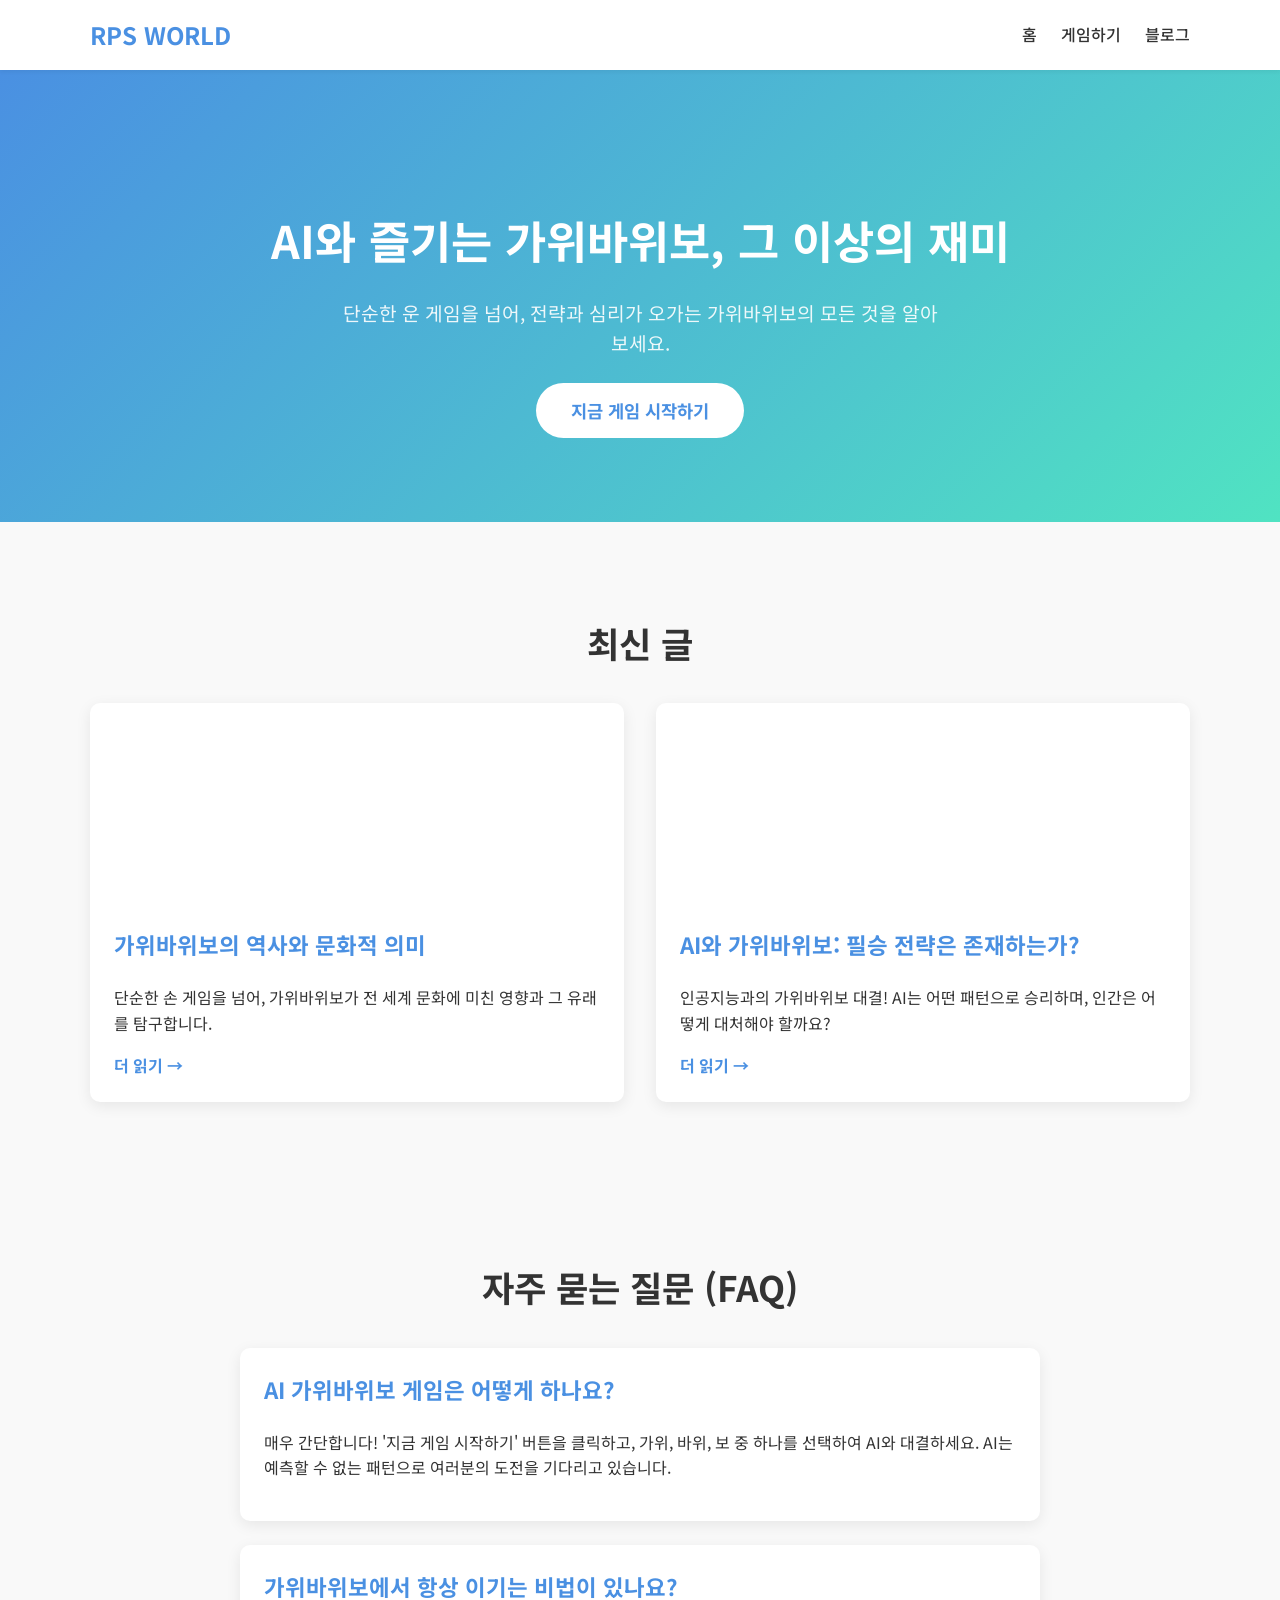
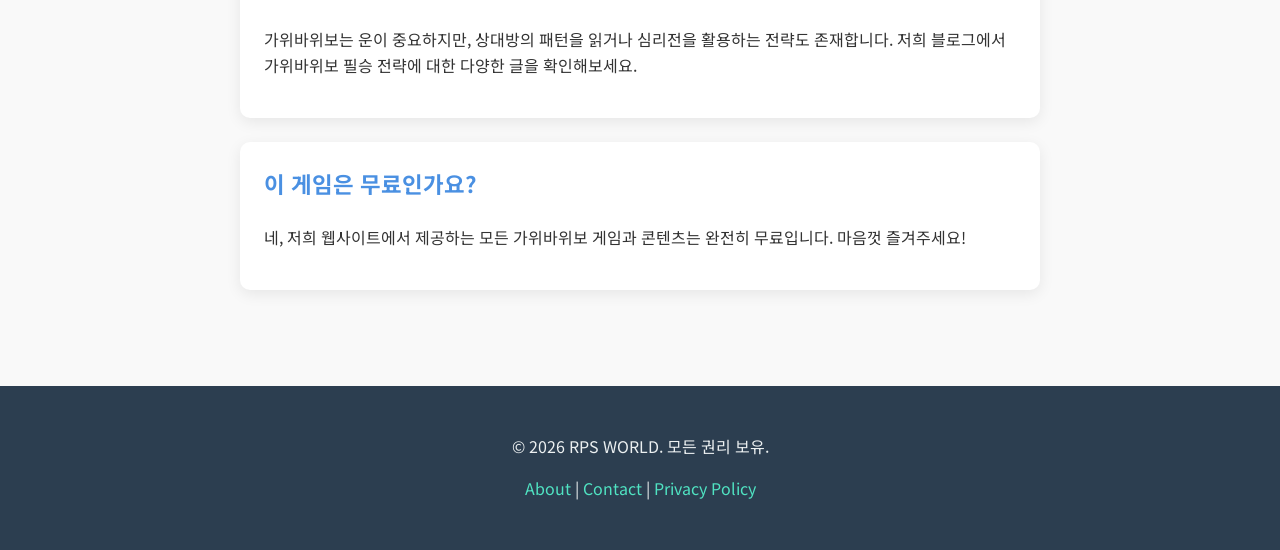
<file: index.html>
<!DOCTYPE html>
<html lang="ko">
<head>
    <meta charset="UTF-8">
    <meta name="viewport" content="width=device-width, initial-scale=1.0">
    <title>AI와 즐기는 가위바위보 게임: 전략, 역사, 이기는 법</title>
    <meta name="description" content="AI와 함께하는 흥미진진한 가위바위보 게임을 즐겨보세요. 가위바위보의 전략, 역사, 그리고 다양한 팁과 트릭을 배우고 실력을 향상시키세요.">
    <meta name="keywords" content="가위바위보, RPS, AI, 게임, 전략, 역사, 이기는 법">
    <link rel="canonical" href="https://1234-1sv.pages.dev/" />
    <link rel="icon" href="/favicon.ico" sizes="any">

    <!-- Social Media Meta Tags -->
    <meta property="og:title" content="AI와 즐기는 가위바위보 게임: 전략, 역사, 이기는 법">
    <meta property="og:description" content="AI와 함께하는 흥미진진한 가위바위보 게임을 즐겨보세요.">
    <meta property="og:image" content="https://1234-1sv.pages.dev/dd.jpg">
    <meta property="og:url" content="https://1234-1sv.pages.dev/">
    <meta property="og:type" content="website">
    <meta name="twitter:card" content="summary_large_image">
    <meta name="twitter:title" content="AI와 즐기는 가위바위보 게임: 전략, 역사, 이기는 법">
    <meta name="twitter:description" content="AI와 함께하는 흥미진진한 가위바위보 게임을 즐겨보세요.">
    <meta name="twitter:image" content="https://1234-1sv.pages.dev/dd.jpg">

    <link rel="stylesheet" href="style.css" media="print" onload="this.media='all'">
    <noscript><link rel="stylesheet" href="style.css"></noscript>
    <link rel="preconnect" href="httpshttps://fonts.googleapis.com">
    <link rel="preconnect" href="https://fonts.gstatic.com" crossorigin>
    <link href="https://fonts.googleapis.com/css2?family=Noto+Sans+KR:wght@400;700&display=swap" rel="stylesheet">
    <meta name="google-site-verification" content="moppBsTsKgUQsO1QNSBWmb3P21R9FwuzLu4zTgtabSw" />

    <!-- Google Analytics Placeholder -->
    <script>
        (function(i,s,o,g,r,a,m){i['GoogleAnalyticsObject']=r;i[r]=i[r]||function(){
        (i[r].q=i[r].q||[]).push(arguments)},i[r].l=1*new Date();a=s.createElement(o),
        m=s.getElementsByTagName(o)[0];a.async=1;a.src=g;m.parentNode.insertBefore(a,m)
        })(window,document,'script','https://www.google-analytics.com/analytics.js','ga');

        ga('create', 'UA-XXXXX-Y', 'auto'); // 여기에 실제 추적 ID를 입력하세요.
        ga('send', 'pageview');
    </script>

    <!-- Structured Data -->
    <script type="application/ld+json">
    {
      "@context": "https://schema.org",
      "@type": "VideoGame",
      "name": "가위바위보 (Rock Paper Scissors)",
      "url": "https://1234-1sv.pages.dev/game.html",
      "image": "https://1234-1sv.pages.dev/dd.jpg",
      "description": "AI와 즐기는 클래식 가위바위보 게임.",
      "operatingSystem": "Any",
      "applicationCategory": "Game",
      "playMode": "SinglePlayer",
      "inLanguage": "ko",
      "publisher": {
        "@type": "Organization",
        "name": "RPS WORLD"
      }
    }
    </script>
    <script>
        window.Userback = window.Userback || {};
        Userback.access_token = "A-LxVPaIn6nqVw95T2w4dvfwoLA";
        (function(d) {
            var s = d.createElement('script');s.async = true;s.src = 'https://static.userback.io/widget/v1.js';(d.head || d.body).appendChild(s);
        })(document);
    </script>
</head>
<body>
    <header class="site-header">
        <div class="container">
            <a href="index.html" class="logo">RPS WORLD</a>
            <nav class="main-nav">
                <a href="index.html">홈</a>
                <a href="game.html">게임하기</a>
                <a href="#articles">블로그</a>
            </nav>
        </div>
    </header>

    <main>
        <section class="hero">
            <div class="container">
                <h1>AI와 즐기는 가위바위보, 그 이상의 재미</h1>
                <p class="subtitle">단순한 운 게임을 넘어, 전략과 심리가 오가는 가위바위보의 모든 것을 알아보세요.</p>
                <a href="game.html" class="cta-button">지금 게임 시작하기</a>
            </div>
        </section>

        <section id="articles" class="articles-section">
            <div class="container">
                <h2>최신 글</h2>
                <div class="article-grid">
                    <!-- Article cards will be dynamically inserted here -->
                </div>
            </div>
        </section>
        <section id="faq" class="faq-section">
            <div class="container">
                <h2>자주 묻는 질문 (FAQ)</h2>
                <div class="faq-grid">
                    <div class="faq-item">
                        <h3>AI 가위바위보 게임은 어떻게 하나요?</h3>
                        <p>매우 간단합니다! '지금 게임 시작하기' 버튼을 클릭하고, 가위, 바위, 보 중 하나를 선택하여 AI와 대결하세요. AI는 예측할 수 없는 패턴으로 여러분의 도전을 기다리고 있습니다.</p>
                    </div>
                    <div class="faq-item">
                        <h3>가위바위보에서 항상 이기는 비법이 있나요?</h3>
                        <p>가위바위보는 운이 중요하지만, 상대방의 패턴을 읽거나 심리전을 활용하는 전략도 존재합니다. 저희 블로그에서 가위바위보 필승 전략에 대한 다양한 글을 확인해보세요.</p>
                    </div>
                    <div class="faq-item">
                        <h3>이 게임은 무료인가요?</h3>
                        <p>네, 저희 웹사이트에서 제공하는 모든 가위바위보 게임과 콘텐츠는 완전히 무료입니다. 마음껏 즐겨주세요!</p>
                    </div>
                </div>
            </div>
        </section>

        <!-- AddToAny BEGIN -->
        <div class="a2a_kit a2a_kit_size_32 a2a_default_style" style="text-align: center; margin-top: 2rem;">
        <a class="a2a_dd" href="https://www.addtoany.com/share"></a>
        <a class="a2a_button_facebook"></a>
        <a class="a2a_button_mastodon"></a>
        <a class="a2a_button_email"></a>
        <a class="a2a_button_facebook_messenger"></a>
        <a class="a2a_button_threads"></a>
        <a class="a2a_button_x"></a>
        <a class="a2a_button_wechat"></a>
        </div>
        <script async src="https://static.addtoany.com/menu/page.js"></script>
        <!-- AddToAny END -->
    </main>

    <footer class="site-footer">
        <div class="container">
            <p>&copy; 2026 RPS WORLD. 모든 권리 보유.</p>
            <p><a href="#">About</a> | <a href="#">Contact</a> | <a href="#">Privacy Policy</a></p>
        </div>
    </footer>

    <script src="js/main.js"></script>
</body>
</html>
</file>
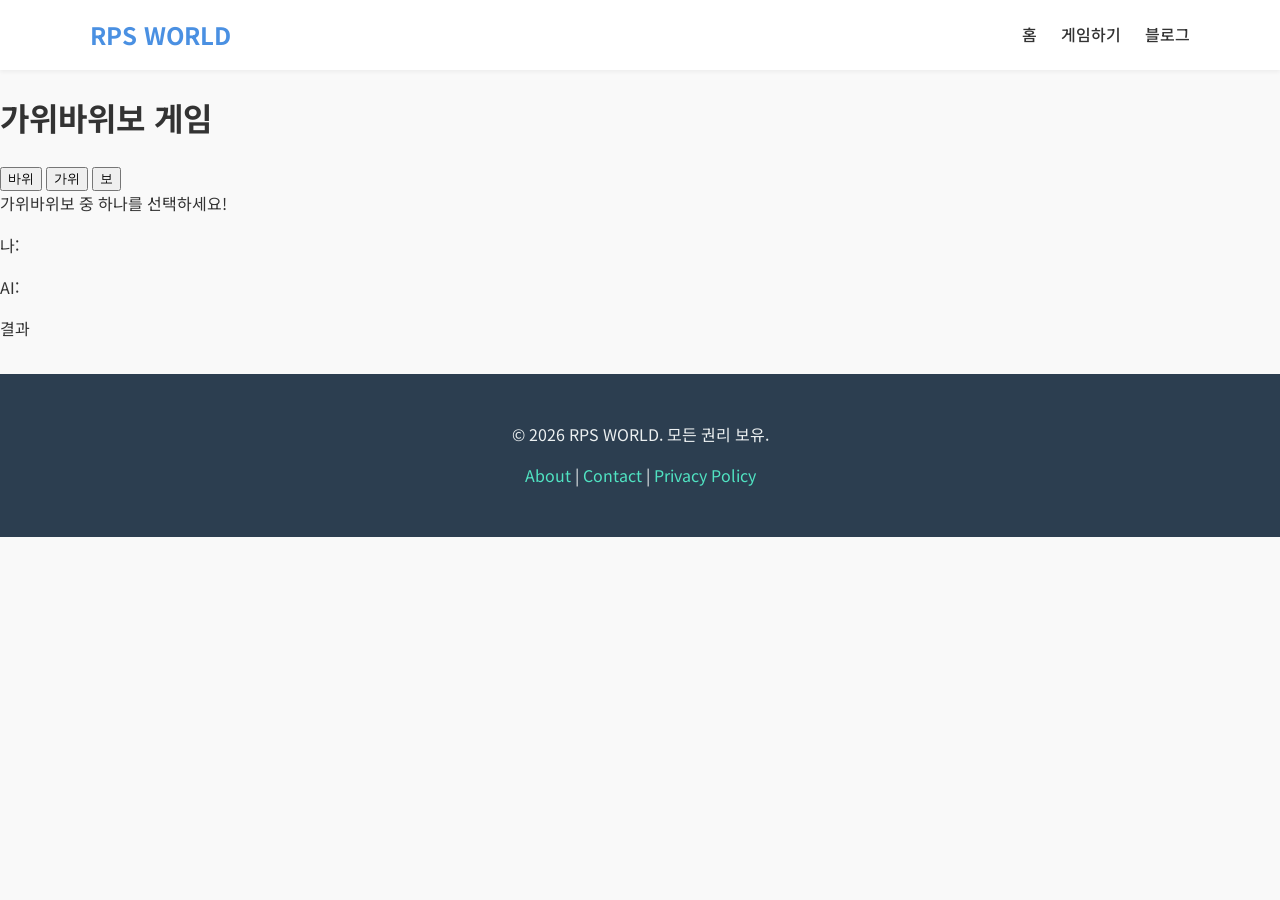
<file: game.html>
<!DOCTYPE html>
<html lang="ko">
<head>
    <meta charset="UTF-8">
    <meta name="viewport" content="width=device-width, initial-scale=1.0">
    <title>가위바위보 게임 - RPS WORLD</title>
    <link rel="stylesheet" href="style.css">
    <link rel="preconnect" href="https://fonts.googleapis.com">
    <link rel="preconnect" href="https://fonts.gstatic.com" crossorigin>
    <link href="https://fonts.googleapis.com/css2?family=Noto+Sans+KR:wght@400;700&display=swap" rel="stylesheet">
    <script async src="https://pagead2.googlesyndication.com/pagead/js/adsbygoogle.js?client=ca-pub-4316129795865181"
     crossorigin="anonymous"></script>
</head>
<body>
    <header class="site-header">
        <div class="container">
            <a href="index.html" class="logo">RPS WORLD</a>
            <nav class="main-nav">
                <a href="index.html">홈</a>
                <a href="game.html">게임하기</a>
                <a href="index.html#articles">블로그</a>
            </nav>
        </div>
    </header>

    <main>
        <div class="game-container">
            <h1>가위바위보 게임</h1>
            <div class="choices">
                <button id="rock" data-choice="바위">바위</button>
                <button id="scissors" data-choice="가위">가위</button>
                <button id="paper" data-choice="보">보</button>
            </div>
            <div id="countdown" class="message"></div>
            <div class="result-display">
                <div class="player-display">
                    <p>나:</p>
                    <span id="player-choice" class="choice-emoji"></span>
                </div>
                <div class="computer-display">
                    <p>AI:</p>
                    <span id="computer-choice" class="choice-emoji"></span>
                </div>
            </div>
            <div id="result-message" class="message">결과</div>
            <button id="reset-button">다시하기</button>
        </div>
    </main>

    <footer class="site-footer">
        <div class="container">
            <p>&copy; 2026 RPS WORLD. 모든 권리 보유.</p>
            <p><a href="#">About</a> | <a href="#">Contact</a> | <a href="#">Privacy Policy</a></p>
        </div>
    </footer>
    <script src="game.js"></script>
</body>
</html>
</file>
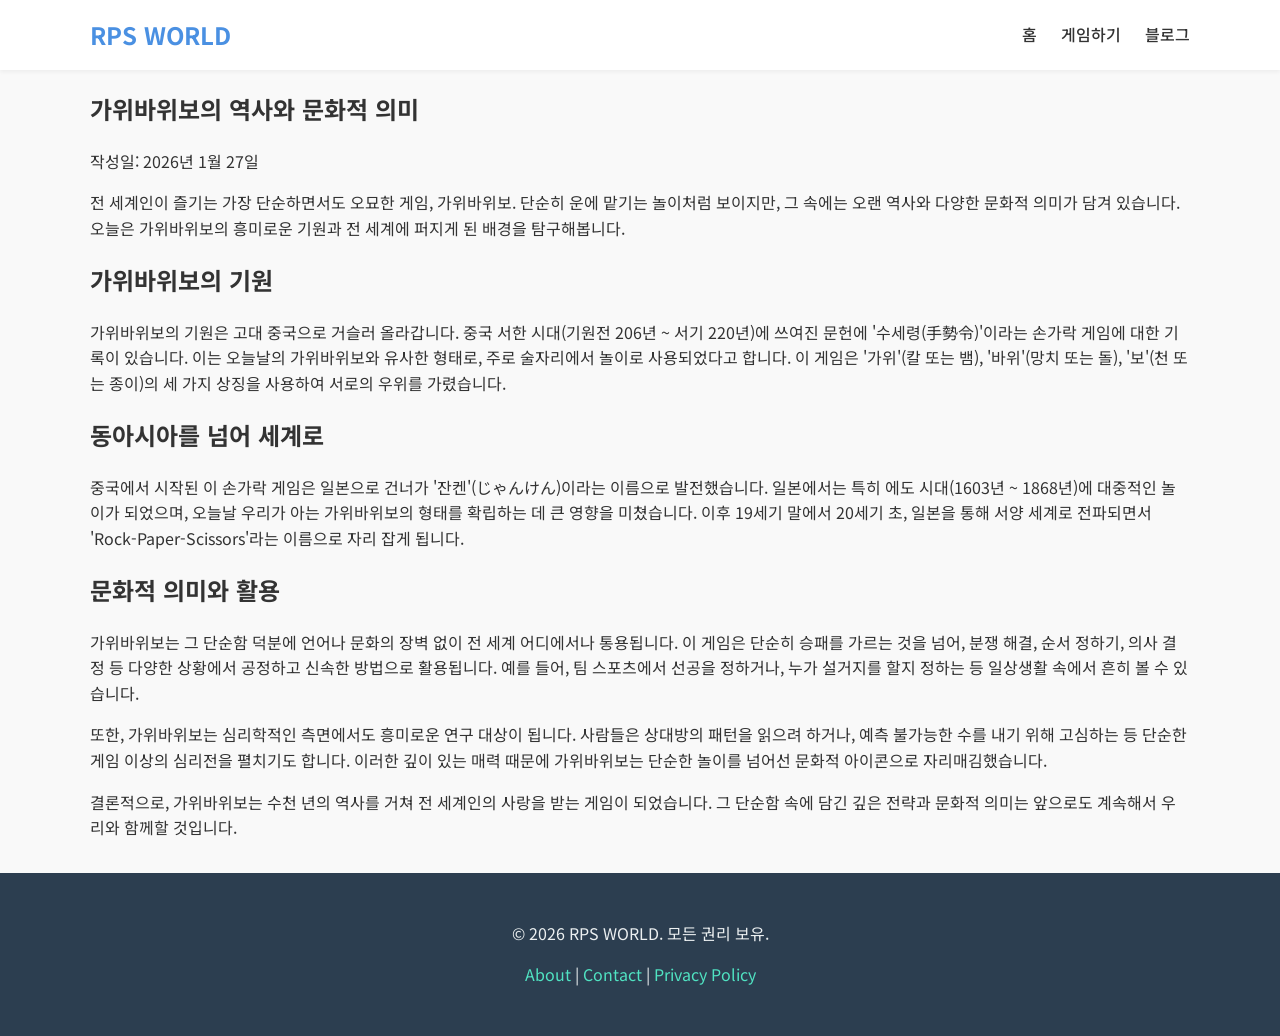
<file: articles/history.html>
<!DOCTYPE html>
<html lang="ko">
<head>
    <meta charset="UTF-8">
    <meta name="viewport" content="width=device-width, initial-scale=1.0">
    <title>가위바위보의 역사와 문화적 의미 - RPS WORLD</title>
    <link rel="stylesheet" href="../style.css">
    <link rel="preconnect" href="https://fonts.googleapis.com">
    <link rel="preconnect" href="https://fonts.gstatic.com" crossorigin>
    <link href="https://fonts.googleapis.com/css2?family=Noto+Sans+KR:wght@400;700&display=swap" rel="stylesheet">
</head>
<body>
    <header class="site-header">
        <div class="container">
            <a href="../index.html" class="logo">RPS WORLD</a>
            <nav class="main-nav">
                <a href="../index.html">홈</a>
                <a href="../game.html">게임하기</a>
                <a href="../index.html#articles">블로그</a>
            </nav>
        </div>
    </header>

    <main class="article-page-content">
        <div class="container">
            <article>
                <h1>가위바위보의 역사와 문화적 의미</h1>
                <p class="article-meta">작성일: 2026년 1월 27일</p>

                <p>전 세계인이 즐기는 가장 단순하면서도 오묘한 게임, 가위바위보. 단순히 운에 맡기는 놀이처럼 보이지만, 그 속에는 오랜 역사와 다양한 문화적 의미가 담겨 있습니다. 오늘은 가위바위보의 흥미로운 기원과 전 세계에 퍼지게 된 배경을 탐구해봅니다.</p>

                <h2>가위바위보의 기원</h2>
                <p>가위바위보의 기원은 고대 중국으로 거슬러 올라갑니다. 중국 서한 시대(기원전 206년 ~ 서기 220년)에 쓰여진 문헌에 '수세령(手勢令)'이라는 손가락 게임에 대한 기록이 있습니다. 이는 오늘날의 가위바위보와 유사한 형태로, 주로 술자리에서 놀이로 사용되었다고 합니다. 이 게임은 '가위'(칼 또는 뱀), '바위'(망치 또는 돌), '보'(천 또는 종이)의 세 가지 상징을 사용하여 서로의 우위를 가렸습니다.</p>

                <h2>동아시아를 넘어 세계로</h2>
                <p>중국에서 시작된 이 손가락 게임은 일본으로 건너가 '잔켄'(じゃんけん)이라는 이름으로 발전했습니다. 일본에서는 특히 에도 시대(1603년 ~ 1868년)에 대중적인 놀이가 되었으며, 오늘날 우리가 아는 가위바위보의 형태를 확립하는 데 큰 영향을 미쳤습니다. 이후 19세기 말에서 20세기 초, 일본을 통해 서양 세계로 전파되면서 'Rock-Paper-Scissors'라는 이름으로 자리 잡게 됩니다.</p>

                <h2>문화적 의미와 활용</h2>
                <p>가위바위보는 그 단순함 덕분에 언어나 문화의 장벽 없이 전 세계 어디에서나 통용됩니다. 이 게임은 단순히 승패를 가르는 것을 넘어, 분쟁 해결, 순서 정하기, 의사 결정 등 다양한 상황에서 공정하고 신속한 방법으로 활용됩니다. 예를 들어, 팀 스포츠에서 선공을 정하거나, 누가 설거지를 할지 정하는 등 일상생활 속에서 흔히 볼 수 있습니다.</p>
                <p>또한, 가위바위보는 심리학적인 측면에서도 흥미로운 연구 대상이 됩니다. 사람들은 상대방의 패턴을 읽으려 하거나, 예측 불가능한 수를 내기 위해 고심하는 등 단순한 게임 이상의 심리전을 펼치기도 합니다. 이러한 깊이 있는 매력 때문에 가위바위보는 단순한 놀이를 넘어선 문화적 아이콘으로 자리매김했습니다.</p>

                <p>결론적으로, 가위바위보는 수천 년의 역사를 거쳐 전 세계인의 사랑을 받는 게임이 되었습니다. 그 단순함 속에 담긴 깊은 전략과 문화적 의미는 앞으로도 계속해서 우리와 함께할 것입니다.</p>
            </article>
        </div>
    </main>

    <footer class="site-footer">
        <div class="container">
            <p>&copy; 2026 RPS WORLD. 모든 권리 보유.</p>
            <p><a href="#">About</a> | <a href="#">Contact</a> | <a href="#">Privacy Policy</a></p>
        </div>
    </footer>
</body>
</html>
</file>
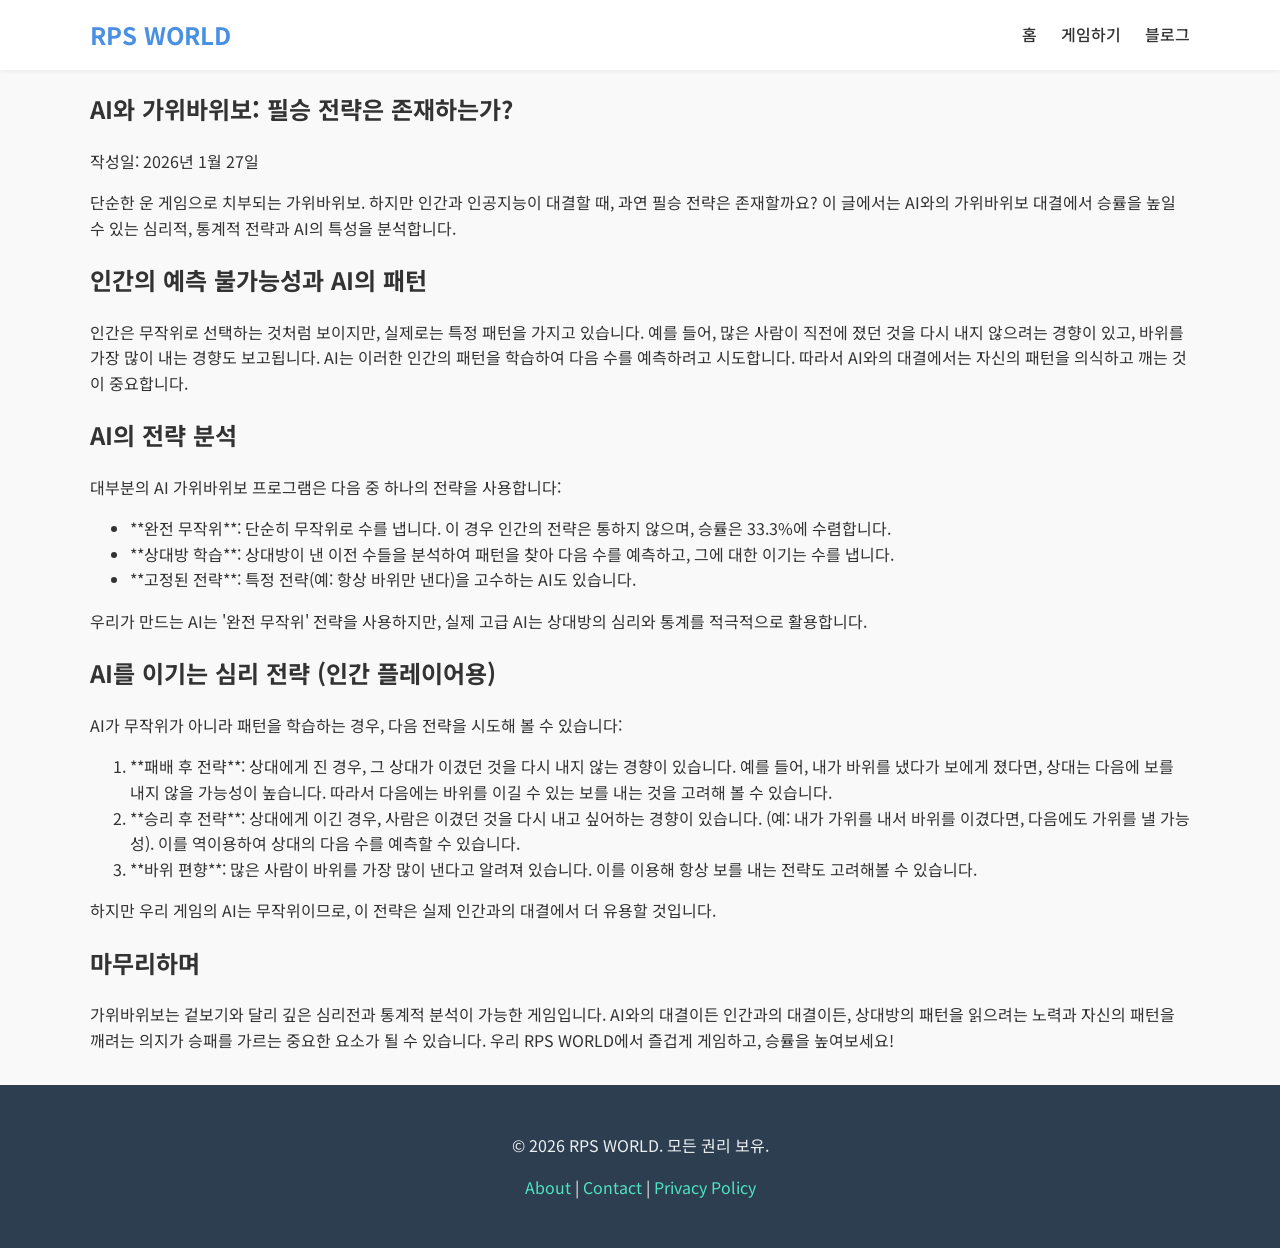
<file: articles/strategy.html>
<!DOCTYPE html>
<html lang="ko">
<head>
    <meta charset="UTF-8">
    <meta name="viewport" content="width=device-width, initial-scale=1.0">
    <title>AI와 가위바위보: 필승 전략은 존재하는가? - RPS WORLD</title>
    <link rel="stylesheet" href="../style.css">
    <link rel="preconnect" href="https://fonts.googleapis.com">
    <link rel="preconnect" href="https://fonts.gstatic.com" crossorigin>
    <link href="https://fonts.googleapis.com/css2?family=Noto+Sans+KR:wght@400;700&display=swap" rel="stylesheet">
</head>
<body>
    <header class="site-header">
        <div class="container">
            <a href="../index.html" class="logo">RPS WORLD</a>
            <nav class="main-nav">
                <a href="../index.html">홈</a>
                <a href="../game.html">게임하기</a>
                <a href="../index.html#articles">블로그</a>
            </nav>
        </div>
    </header>

    <main class="article-page-content">
        <div class="container">
            <article>
                <h1>AI와 가위바위보: 필승 전략은 존재하는가?</h1>
                <p class="article-meta">작성일: 2026년 1월 27일</p>

                <p>단순한 운 게임으로 치부되는 가위바위보. 하지만 인간과 인공지능이 대결할 때, 과연 필승 전략은 존재할까요? 이 글에서는 AI와의 가위바위보 대결에서 승률을 높일 수 있는 심리적, 통계적 전략과 AI의 특성을 분석합니다.</p>

                <h2>인간의 예측 불가능성과 AI의 패턴</h2>
                <p>인간은 무작위로 선택하는 것처럼 보이지만, 실제로는 특정 패턴을 가지고 있습니다. 예를 들어, 많은 사람이 직전에 졌던 것을 다시 내지 않으려는 경향이 있고, 바위를 가장 많이 내는 경향도 보고됩니다. AI는 이러한 인간의 패턴을 학습하여 다음 수를 예측하려고 시도합니다. 따라서 AI와의 대결에서는 자신의 패턴을 의식하고 깨는 것이 중요합니다.</p>

                <h2>AI의 전략 분석</h2>
                <p>대부분의 AI 가위바위보 프로그램은 다음 중 하나의 전략을 사용합니다:</p>
                <ul>
                    <li>**완전 무작위**: 단순히 무작위로 수를 냅니다. 이 경우 인간의 전략은 통하지 않으며, 승률은 33.3%에 수렴합니다.</li>
                    <li>**상대방 학습**: 상대방이 낸 이전 수들을 분석하여 패턴을 찾아 다음 수를 예측하고, 그에 대한 이기는 수를 냅니다.</li>
                    <li>**고정된 전략**: 특정 전략(예: 항상 바위만 낸다)을 고수하는 AI도 있습니다.</li>
                </ul>
                <p>우리가 만드는 AI는 '완전 무작위' 전략을 사용하지만, 실제 고급 AI는 상대방의 심리와 통계를 적극적으로 활용합니다.</p>

                <h2>AI를 이기는 심리 전략 (인간 플레이어용)</h2>
                <p>AI가 무작위가 아니라 패턴을 학습하는 경우, 다음 전략을 시도해 볼 수 있습니다:</p>
                <ol>
                    <li>**패배 후 전략**: 상대에게 진 경우, 그 상대가 이겼던 것을 다시 내지 않는 경향이 있습니다. 예를 들어, 내가 바위를 냈다가 보에게 졌다면, 상대는 다음에 보를 내지 않을 가능성이 높습니다. 따라서 다음에는 바위를 이길 수 있는 보를 내는 것을 고려해 볼 수 있습니다.</li>
                    <li>**승리 후 전략**: 상대에게 이긴 경우, 사람은 이겼던 것을 다시 내고 싶어하는 경향이 있습니다. (예: 내가 가위를 내서 바위를 이겼다면, 다음에도 가위를 낼 가능성). 이를 역이용하여 상대의 다음 수를 예측할 수 있습니다.</li>
                    <li>**바위 편향**: 많은 사람이 바위를 가장 많이 낸다고 알려져 있습니다. 이를 이용해 항상 보를 내는 전략도 고려해볼 수 있습니다.</li>
                </ol>
                <p>하지만 우리 게임의 AI는 무작위이므로, 이 전략은 실제 인간과의 대결에서 더 유용할 것입니다.</p>

                <h2>마무리하며</h2>
                <p>가위바위보는 겉보기와 달리 깊은 심리전과 통계적 분석이 가능한 게임입니다. AI와의 대결이든 인간과의 대결이든, 상대방의 패턴을 읽으려는 노력과 자신의 패턴을 깨려는 의지가 승패를 가르는 중요한 요소가 될 수 있습니다. 우리 RPS WORLD에서 즐겁게 게임하고, 승률을 높여보세요!</p>
            </article>
        </div>
    </main>

    <footer class="site-footer">
        <div class="container">
            <p>&copy; 2026 RPS WORLD. 모든 권리 보유.</p>
            <p><a href="#">About</a> | <a href="#">Contact</a> | <a href="#">Privacy Policy</a></p>
        </div>
    </footer>
</body>
</html>
</file>
<file: style.css>
:root {
    --primary-color: #4a90e2;
    --secondary-color: #50e3c2;
    --text-color: #333;
    --background-color: #f9f9f9;
    --header-background: #ffffff;
    --footer-background: #2c3e50;
    --footer-text-color: #ecf0f1;
    --card-background: #ffffff;
    --font-family: 'Noto Sans KR', sans-serif;
}

body {
    margin: 0;
    font-family: var(--font-family);
    background-color: var(--background-color);
    color: var(--text-color);
    line-height: 1.6;
}

.container {
    width: 90%;
    max-width: 1100px;
    margin: 0 auto;
}

/* Header */
.site-header {
    background-color: var(--header-background);
    box-shadow: 0 2px 4px rgba(0,0,0,0.05);
    padding: 1rem 0;
    position: sticky;
    top: 0;
    z-index: 1000;
}

.site-header .container {
    display: flex;
    justify-content: space-between;
    align-items: center;
}

.logo {
    font-size: 1.5em;
    font-weight: 700;
    color: var(--primary-color);
    text-decoration: none;
}

.main-nav a {
    color: var(--text-color);
    text-decoration: none;
    margin-left: 20px;
    font-weight: 500;
    transition: color 0.3s ease;
}

.main-nav a:hover {
    color: var(--primary-color);
}

/* Hero Section */
.hero {
    background: linear-gradient(135deg, var(--primary-color), var(--secondary-color));
    color: white;
    text-align: center;
    padding: 6rem 0;
}

.hero h1 {
    font-size: 2.8em;
    margin-bottom: 0.5em;
    font-weight: 700;
}

.hero .subtitle {
    font-size: 1.2em;
    max-width: 600px;
    margin: 0 auto 2em auto;
    opacity: 0.9;
}

.cta-button {
    background-color: white;
    color: var(--primary-color);
    padding: 15px 35px;
    border-radius: 50px;
    text-decoration: none;
    font-weight: 700;
    font-size: 1.1em;
    transition: transform 0.3s ease, box-shadow 0.3s ease;
}

.cta-button:hover {
    transform: translateY(-3px);
    box-shadow: 0 4px 15px rgba(0,0,0,0.2);
}

/* Articles Section */
.articles-section {
    padding: 4rem 0;
}

.articles-section h2 {
    text-align: center;
    font-size: 2.2em;
    margin-bottom: 2rem;
    color: var(--text-color);
}

.article-grid {
    display: grid;
    grid-template-columns: repeat(auto-fit, minmax(300px, 1fr));
    gap: 2rem;
}

.article-card {
    background: var(--card-background);
    border-radius: 10px;
    box-shadow: 0 4px 15px rgba(0,0,0,0.08);
    overflow: hidden;
    transition: transform 0.3s ease, box-shadow 0.3s ease;
    text-decoration: none;
    color: inherit;
    display: flex;
    flex-direction: column;
}

.article-card:hover {
    transform: translateY(-5px);
    box-shadow: 0 8px 25px rgba(0,0,0,0.12);
}

.article-card-image {
    height: 200px;
    background-size: cover;
    background-position: center;
}

.article-card-content {
    padding: 1.5rem;
}

.article-card-content h3 {
    margin-top: 0;
    font-size: 1.4em;
    color: var(--primary-color);
}

.article-card-content p {
    margin-bottom: 1rem;
}

.article-card-content .read-more {
    font-weight: 700;
    color: var(--primary-color);
}


/* Footer */
.site-footer {
    background-color: var(--footer-background);
    color: var(--footer-text-color);
    text-align: center;
    padding: 2rem 0;
    margin-top: 2rem;
}

.site-footer a {
    color: var(--secondary-color);
    text-decoration: none;
}
.site-footer a:hover {
    text-decoration: underline;
}

/* Responsive */
@media (max-width: 768px) {
    .hero h1 {
        font-size: 2.2em;
    }
    .main-nav {
        display: none; /* Simple responsive for now */
    }
}

/* FAQ Section */
.faq-section {
    padding: 4rem 0;
    background-color: var(--background-color);
}

.faq-section h2 {
    text-align: center;
    font-size: 2.2em;
    margin-bottom: 2rem;
    color: var(--text-color);
}

.faq-grid {
    display: grid;
    grid-template-columns: 1fr;
    gap: 1.5rem;
    max-width: 800px;
    margin: 0 auto;
}

.faq-item {
    background: var(--card-background);
    border-radius: 10px;
    padding: 1.5rem;
    box-shadow: 0 4px 15px rgba(0,0,0,0.08);
}

.faq-item h3 {
    margin-top: 0;
    font-size: 1.4em;
    color: var(--primary-color);
}
</file>
